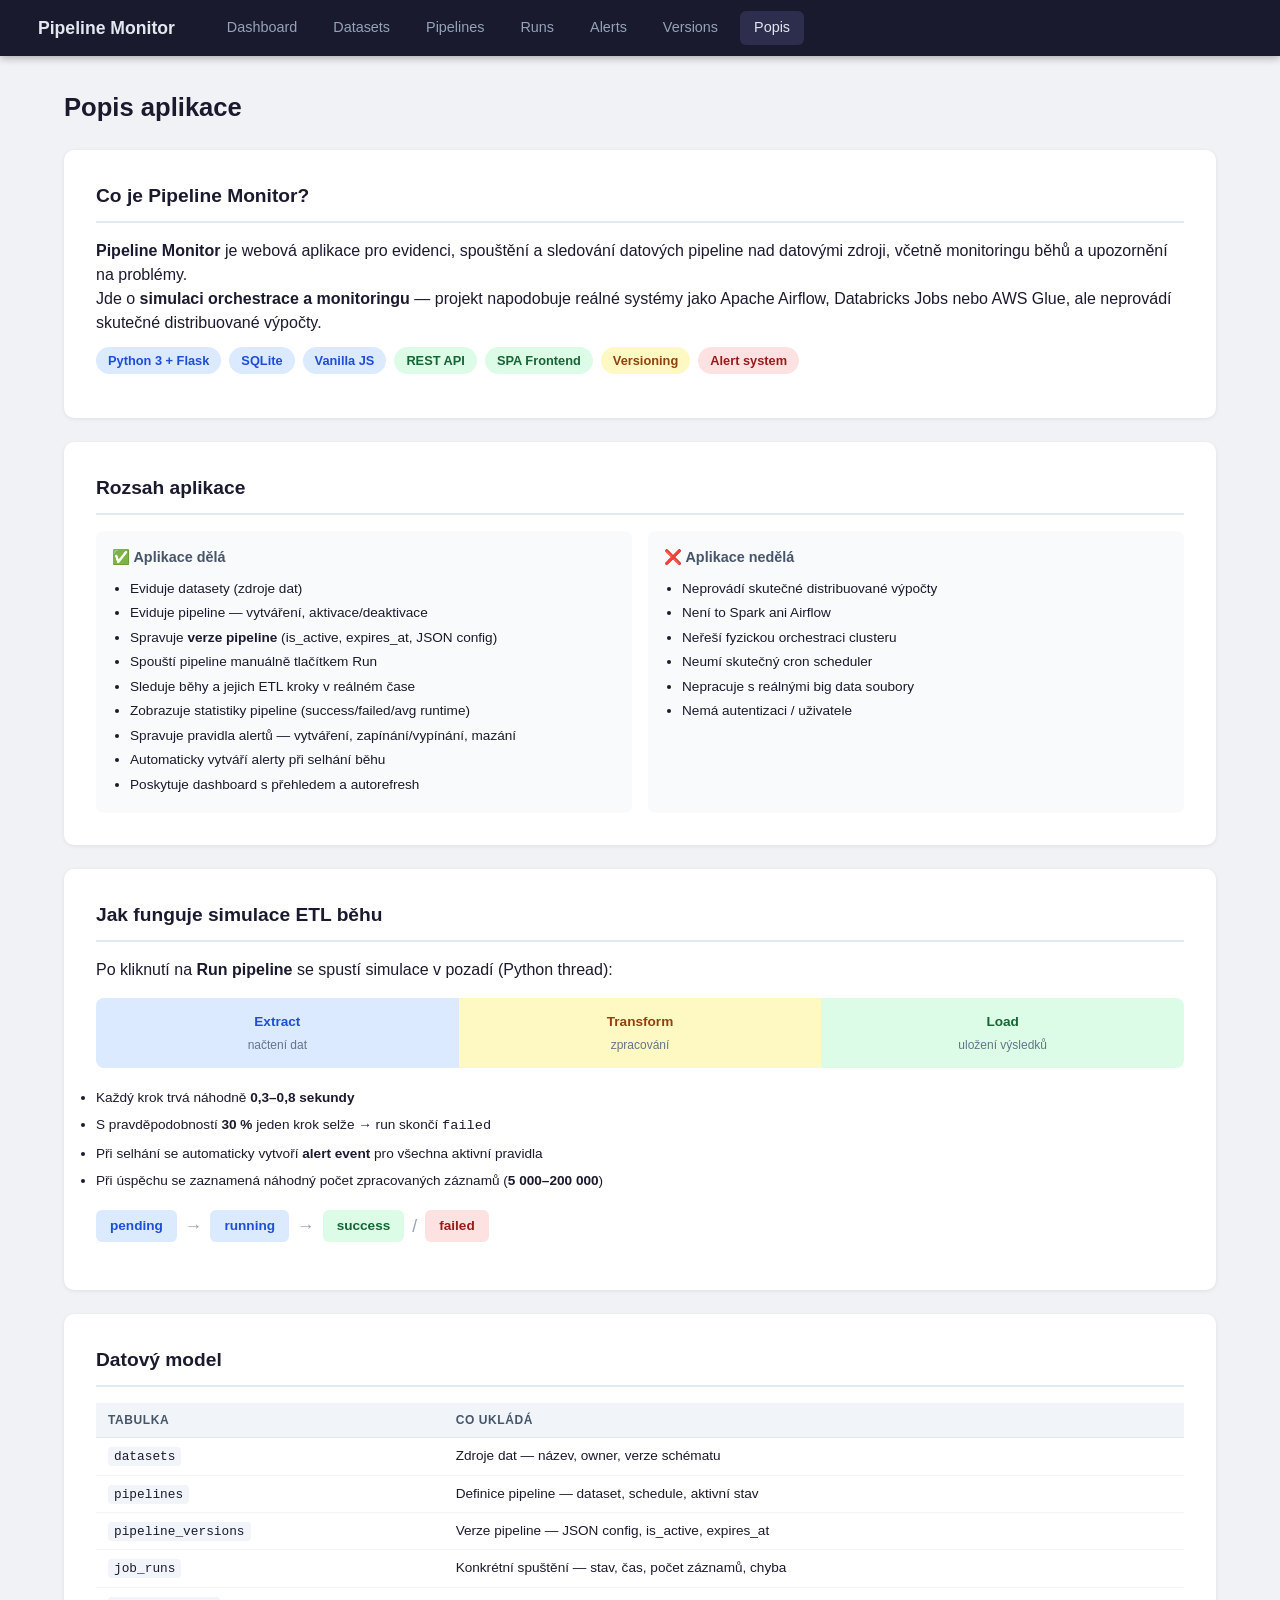
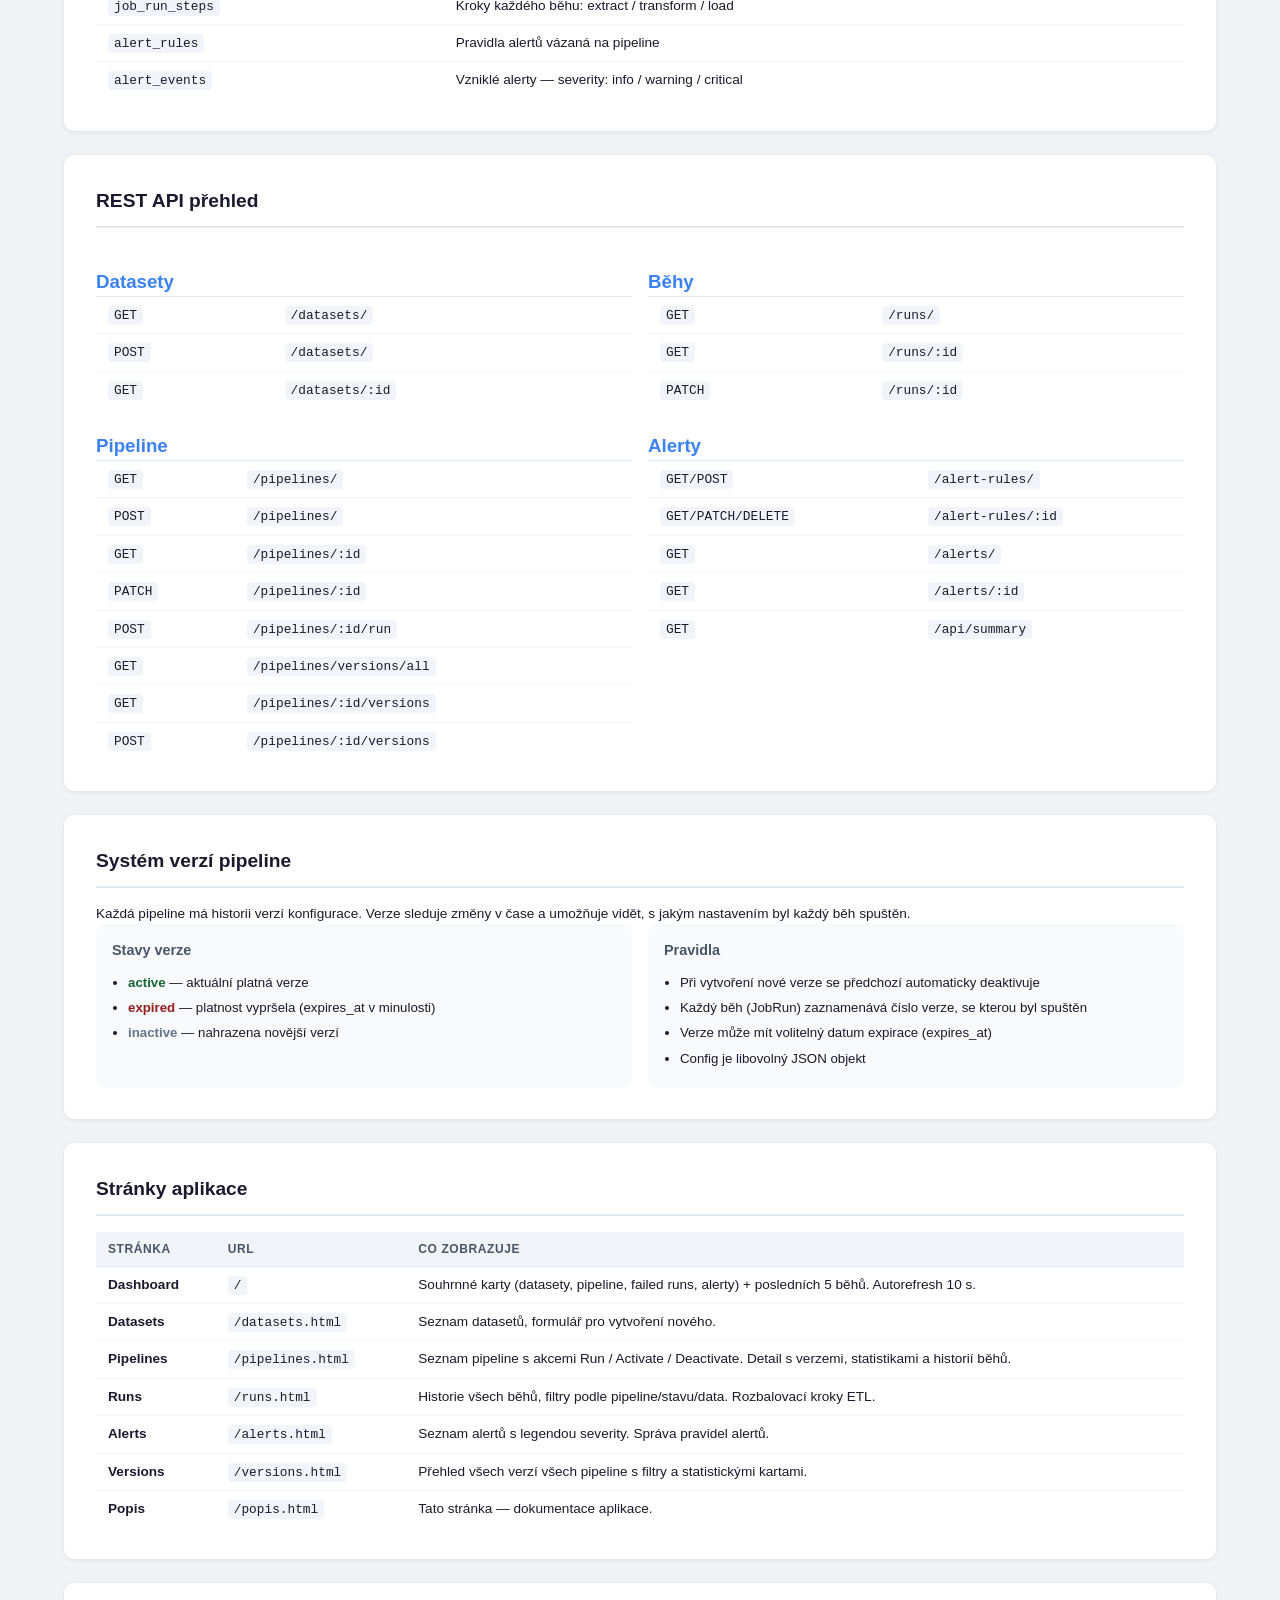
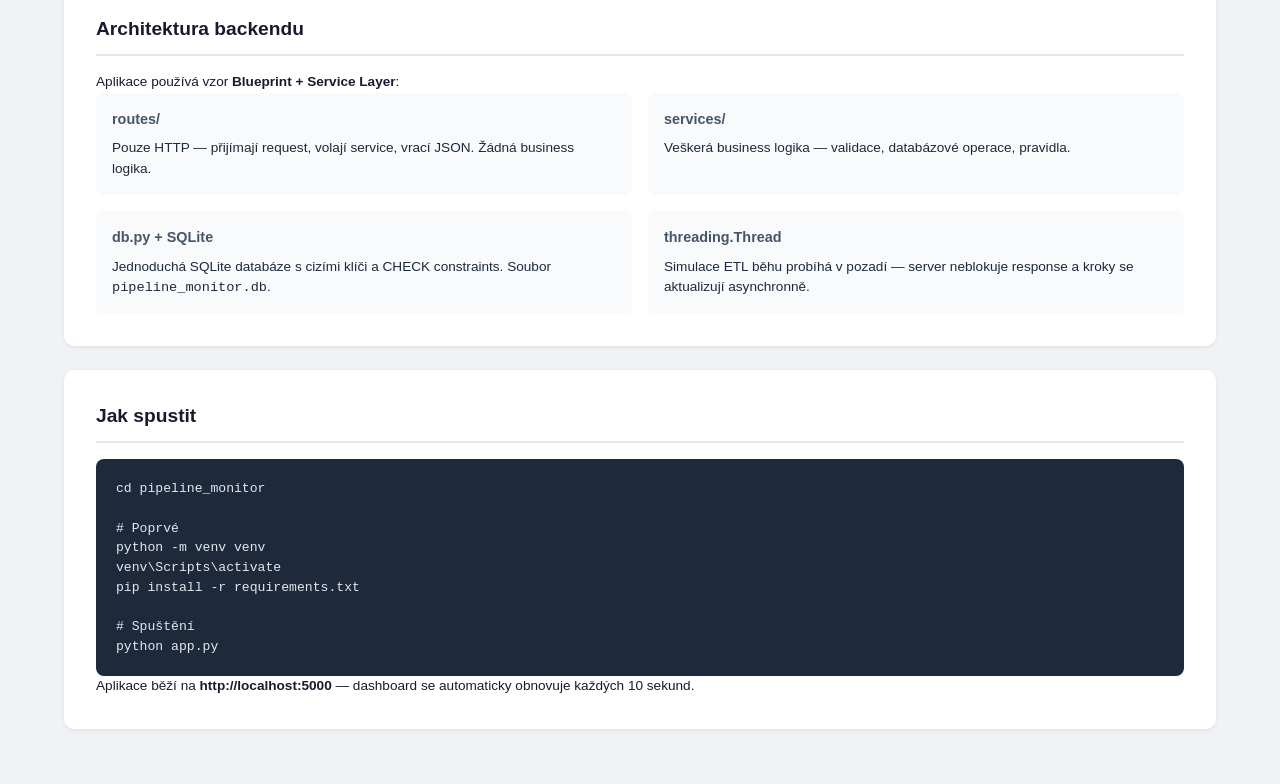
<file: frontend/popis.html>
<!DOCTYPE html>
<html lang="cs">
<head>
<meta charset="UTF-8">
<meta name="viewport" content="width=device-width, initial-scale=1.0">
<title>Pipeline Monitor — Popis</title>
<link rel="stylesheet" href="css/style.css">
<style>
    .popis-section { background:#fff; border-radius:10px; padding:32px; margin-bottom:24px; box-shadow:0 1px 4px rgba(0,0,0,0.08); }
    .popis-section h2 { margin-top:0; border-bottom:2px solid #e2e8f0; padding-bottom:10px; }
    .popis-section h3 { color:#3b82f6; margin-top:24px; }
    .tag-list { display:flex; flex-wrap:wrap; gap:8px; margin:12px 0; }
    .tag { padding:4px 12px; border-radius:20px; font-size:.8rem; font-weight:600; }
    .tag-green  { background:#dcfce7; color:#166534; }
    .tag-blue   { background:#dbeafe; color:#1d4ed8; }
    .tag-yellow { background:#fef9c3; color:#92400e; }
    .tag-red    { background:#fee2e2; color:#991b1b; }
    .two-col { display:grid; grid-template-columns:1fr 1fr; gap:16px; }
    @media(max-width:640px){ .two-col{ grid-template-columns:1fr; } }
    .info-card { background:#f8fafc; border-radius:8px; padding:16px; }
    .info-card h4 { margin:0 0 8px; font-size:.9rem; color:#475569; }
    .info-card p  { margin:0; font-size:.85rem; color:#1e293b; }
    .lifecycle { display:flex; align-items:center; gap:8px; flex-wrap:wrap; margin:16px 0; }
    .lifecycle-step { background:#dbeafe; color:#1d4ed8; padding:6px 14px; border-radius:6px; font-size:.85rem; font-weight:600; }
    .lifecycle-arrow { color:#94a3b8; font-size:1.1rem; }
    table.popis-table { width:100%; border-collapse:collapse; font-size:.85rem; }
    table.popis-table th { background:#f1f5f9; text-align:left; padding:8px 12px; color:#475569; }
    table.popis-table td { padding:8px 12px; border-top:1px solid #e2e8f0; }
    table.popis-table code { background:#f1f5f9; padding:2px 6px; border-radius:4px; font-size:.8rem; }
    .check { color:#16a34a; font-weight:700; }
    .cross { color:#dc2626; font-weight:700; }
    .etl-flow { display:flex; gap:0; margin:16px 0; }
    .etl-step { flex:1; text-align:center; padding:14px 8px; font-weight:600; font-size:.85rem; }
    .etl-extract   { background:#dbeafe; color:#1d4ed8; border-radius:8px 0 0 8px; }
    .etl-transform { background:#fef9c3; color:#92400e; }
    .etl-load      { background:#dcfce7; color:#166534; border-radius:0 8px 8px 0; }
    .etl-step small { display:block; font-weight:400; color:#64748b; font-size:.75rem; margin-top:4px; }
</style>
</head>
<body>
<nav>
    <a class="brand" href="index.html">Pipeline Monitor</a>
    <a href="index.html">Dashboard</a>
    <a href="datasets.html">Datasets</a>
    <a href="pipelines.html">Pipelines</a>
    <a href="runs.html">Runs</a>
    <a href="alerts.html">Alerts</a>
    <a href="versions.html">Versions</a>
    <a href="popis.html">Popis</a>
</nav>

<div class="container">
    <h1>Popis aplikace</h1>

    <!-- Co to je -->
    <div class="popis-section">
        <h2>Co je Pipeline Monitor?</h2>
        <p>
            <strong>Pipeline Monitor</strong> je webová aplikace pro evidenci, spouštění a sledování
            datových pipeline nad datovými zdroji, včetně monitoringu běhů a upozornění na problémy.
        </p>
        <p>
            Jde o <strong>simulaci orchestrace a monitoringu</strong> — projekt napodobuje reálné systémy
            jako Apache Airflow, Databricks Jobs nebo AWS Glue, ale neprovádí skutečné distribuované výpočty.
        </p>
        <div class="tag-list">
            <span class="tag tag-blue">Python 3 + Flask</span>
            <span class="tag tag-blue">SQLite</span>
            <span class="tag tag-blue">Vanilla JS</span>
            <span class="tag tag-green">REST API</span>
            <span class="tag tag-green">SPA Frontend</span>
            <span class="tag tag-yellow">Versioning</span>
            <span class="tag tag-red">Alert system</span>
        </div>
    </div>

    <!-- Co dělá / Co nedělá -->
    <div class="popis-section">
        <h2>Rozsah aplikace</h2>
        <div class="two-col">
            <div class="info-card">
                <h4>✅ Aplikace dělá</h4>
                <ul style="margin:0;padding-left:18px;font-size:.85rem;line-height:1.8">
                    <li>Eviduje datasety (zdroje dat)</li>
                    <li>Eviduje pipeline — vytváření, aktivace/deaktivace</li>
                    <li>Spravuje <strong>verze pipeline</strong> (is_active, expires_at, JSON config)</li>
                    <li>Spouští pipeline manuálně tlačítkem Run</li>
                    <li>Sleduje běhy a jejich ETL kroky v reálném čase</li>
                    <li>Zobrazuje statistiky pipeline (success/failed/avg runtime)</li>
                    <li>Spravuje pravidla alertů — vytváření, zapínání/vypínání, mazání</li>
                    <li>Automaticky vytváří alerty při selhání běhu</li>
                    <li>Poskytuje dashboard s přehledem a autorefresh</li>
                </ul>
            </div>
            <div class="info-card">
                <h4>❌ Aplikace nedělá</h4>
                <ul style="margin:0;padding-left:18px;font-size:.85rem;line-height:1.8">
                    <li>Neprovádí skutečné distribuované výpočty</li>
                    <li>Není to Spark ani Airflow</li>
                    <li>Neřeší fyzickou orchestraci clusteru</li>
                    <li>Neumí skutečný cron scheduler</li>
                    <li>Nepracuje s reálnými big data soubory</li>
                    <li>Nemá autentizaci / uživatele</li>
                </ul>
            </div>
        </div>
    </div>

    <!-- ETL simulace -->
    <div class="popis-section">
        <h2>Jak funguje simulace ETL běhu</h2>
        <p>Po kliknutí na <strong>Run pipeline</strong> se spustí simulace v pozadí (Python thread):</p>

        <div class="etl-flow">
            <div class="etl-step etl-extract">Extract<small>načtení dat</small></div>
            <div class="etl-step etl-transform">Transform<small>zpracování</small></div>
            <div class="etl-step etl-load">Load<small>uložení výsledků</small></div>
        </div>

        <ul style="font-size:.85rem;line-height:2">
            <li>Každý krok trvá náhodně <strong>0,3–0,8 sekundy</strong></li>
            <li>S pravděpodobností <strong>30 %</strong> jeden krok selže → run skončí <code>failed</code></li>
            <li>Při selhání se automaticky vytvoří <strong>alert event</strong> pro všechna aktivní pravidla</li>
            <li>Při úspěchu se zaznamená náhodný počet zpracovaných záznamů (<strong>5 000–200 000</strong>)</li>
        </ul>

        <div class="lifecycle">
            <span class="lifecycle-step">pending</span>
            <span class="lifecycle-arrow">→</span>
            <span class="lifecycle-step">running</span>
            <span class="lifecycle-arrow">→</span>
            <span class="lifecycle-step" style="background:#dcfce7;color:#166534">success</span>
            <span class="lifecycle-arrow">/</span>
            <span class="lifecycle-step" style="background:#fee2e2;color:#991b1b">failed</span>
        </div>
    </div>

    <!-- Databáze -->
    <div class="popis-section">
        <h2>Datový model</h2>
        <table class="popis-table">
            <thead><tr><th>Tabulka</th><th>Co ukládá</th></tr></thead>
            <tbody>
                <tr><td><code>datasets</code></td><td>Zdroje dat — název, owner, verze schématu</td></tr>
                <tr><td><code>pipelines</code></td><td>Definice pipeline — dataset, schedule, aktivní stav</td></tr>
                <tr><td><code>pipeline_versions</code></td><td>Verze pipeline — JSON config, is_active, expires_at</td></tr>
                <tr><td><code>job_runs</code></td><td>Konkrétní spuštění — stav, čas, počet záznamů, chyba</td></tr>
                <tr><td><code>job_run_steps</code></td><td>Kroky každého běhu: extract / transform / load</td></tr>
                <tr><td><code>alert_rules</code></td><td>Pravidla alertů vázaná na pipeline</td></tr>
                <tr><td><code>alert_events</code></td><td>Vzniklé alerty — severity: info / warning / critical</td></tr>
            </tbody>
        </table>
    </div>

    <!-- API -->
    <div class="popis-section">
        <h2>REST API přehled</h2>
        <div class="two-col">
            <div>
                <h3>Datasety</h3>
                <table class="popis-table">
                    <tr><td><code>GET</code></td><td><code>/datasets/</code></td></tr>
                    <tr><td><code>POST</code></td><td><code>/datasets/</code></td></tr>
                    <tr><td><code>GET</code></td><td><code>/datasets/:id</code></td></tr>
                </table>
                <h3>Pipeline</h3>
                <table class="popis-table">
                    <tr><td><code>GET</code></td><td><code>/pipelines/</code></td></tr>
                    <tr><td><code>POST</code></td><td><code>/pipelines/</code></td></tr>
                    <tr><td><code>GET</code></td><td><code>/pipelines/:id</code></td></tr>
                    <tr><td><code>PATCH</code></td><td><code>/pipelines/:id</code></td></tr>
                    <tr><td><code>POST</code></td><td><code>/pipelines/:id/run</code></td></tr>
                    <tr><td><code>GET</code></td><td><code>/pipelines/versions/all</code></td></tr>
                    <tr><td><code>GET</code></td><td><code>/pipelines/:id/versions</code></td></tr>
                    <tr><td><code>POST</code></td><td><code>/pipelines/:id/versions</code></td></tr>
                </table>
            </div>
            <div>
                <h3>Běhy</h3>
                <table class="popis-table">
                    <tr><td><code>GET</code></td><td><code>/runs/</code></td></tr>
                    <tr><td><code>GET</code></td><td><code>/runs/:id</code></td></tr>
                    <tr><td><code>PATCH</code></td><td><code>/runs/:id</code></td></tr>
                </table>
                <h3>Alerty</h3>
                <table class="popis-table">
                    <tr><td><code>GET/POST</code></td><td><code>/alert-rules/</code></td></tr>
                    <tr><td><code>GET/PATCH/DELETE</code></td><td><code>/alert-rules/:id</code></td></tr>
                    <tr><td><code>GET</code></td><td><code>/alerts/</code></td></tr>
                    <tr><td><code>GET</code></td><td><code>/alerts/:id</code></td></tr>
                    <tr><td><code>GET</code></td><td><code>/api/summary</code></td></tr>
                </table>
            </div>
        </div>
    </div>

    <!-- Systém verzí -->
    <div class="popis-section">
        <h2>Systém verzí pipeline</h2>
        <p style="font-size:.85rem">Každá pipeline má historii verzí konfigurace. Verze sleduje změny v čase a umožňuje vidět, s jakým nastavením byl každý běh spuštěn.</p>
        <div class="two-col">
            <div class="info-card">
                <h4>Stavy verze</h4>
                <ul style="margin:0;padding-left:16px;font-size:.83rem;line-height:1.9">
                    <li><strong style="color:#166534">active</strong> — aktuální platná verze</li>
                    <li><strong style="color:#991b1b">expired</strong> — platnost vypršela (expires_at v minulosti)</li>
                    <li><strong style="color:#64748b">inactive</strong> — nahrazena novější verzí</li>
                </ul>
            </div>
            <div class="info-card">
                <h4>Pravidla</h4>
                <ul style="margin:0;padding-left:16px;font-size:.83rem;line-height:1.9">
                    <li>Při vytvoření nové verze se předchozí automaticky deaktivuje</li>
                    <li>Každý běh (JobRun) zaznamenává číslo verze, se kterou byl spuštěn</li>
                    <li>Verze může mít volitelný datum expirace (expires_at)</li>
                    <li>Config je libovolný JSON objekt</li>
                </ul>
            </div>
        </div>
    </div>

    <!-- Stránky aplikace -->
    <div class="popis-section">
        <h2>Stránky aplikace</h2>
        <table class="popis-table">
            <thead><tr><th>Stránka</th><th>URL</th><th>Co zobrazuje</th></tr></thead>
            <tbody>
                <tr><td><strong>Dashboard</strong></td><td><code>/</code></td><td>Souhrnné karty (datasety, pipeline, failed runs, alerty) + posledních 5 běhů. Autorefresh 10 s.</td></tr>
                <tr><td><strong>Datasets</strong></td><td><code>/datasets.html</code></td><td>Seznam datasetů, formulář pro vytvoření nového.</td></tr>
                <tr><td><strong>Pipelines</strong></td><td><code>/pipelines.html</code></td><td>Seznam pipeline s akcemi Run / Activate / Deactivate. Detail s verzemi, statistikami a historií běhů.</td></tr>
                <tr><td><strong>Runs</strong></td><td><code>/runs.html</code></td><td>Historie všech běhů, filtry podle pipeline/stavu/data. Rozbalovací kroky ETL.</td></tr>
                <tr><td><strong>Alerts</strong></td><td><code>/alerts.html</code></td><td>Seznam alertů s legendou severity. Správa pravidel alertů.</td></tr>
                <tr><td><strong>Versions</strong></td><td><code>/versions.html</code></td><td>Přehled všech verzí všech pipeline s filtry a statistickými kartami.</td></tr>
                <tr><td><strong>Popis</strong></td><td><code>/popis.html</code></td><td>Tato stránka — dokumentace aplikace.</td></tr>
            </tbody>
        </table>
    </div>

    <!-- Architektura -->
    <div class="popis-section">
        <h2>Architektura backendu</h2>
        <p style="font-size:.85rem">Aplikace používá vzor <strong>Blueprint + Service Layer</strong>:</p>
        <div class="two-col">
            <div class="info-card">
                <h4>routes/</h4>
                <p>Pouze HTTP — přijímají request, volají service, vrací JSON. Žádná business logika.</p>
            </div>
            <div class="info-card">
                <h4>services/</h4>
                <p>Veškerá business logika — validace, databázové operace, pravidla.</p>
            </div>
            <div class="info-card">
                <h4>db.py + SQLite</h4>
                <p>Jednoduchá SQLite databáze s cizími klíči a CHECK constraints. Soubor <code>pipeline_monitor.db</code>.</p>
            </div>
            <div class="info-card">
                <h4>threading.Thread</h4>
                <p>Simulace ETL běhu probíhá v pozadí — server neblokuje response a kroky se aktualizují asynchronně.</p>
            </div>
        </div>
    </div>

    <!-- Jak spustit -->
    <div class="popis-section">
        <h2>Jak spustit</h2>
        <pre style="background:#1e293b;color:#e2e8f0;padding:20px;border-radius:8px;font-size:.82rem;overflow-x:auto">cd pipeline_monitor

# Poprvé
python -m venv venv
venv\Scripts\activate
pip install -r requirements.txt

# Spuštění
python app.py</pre>
        <p style="font-size:.85rem">Aplikace běží na <strong>http://localhost:5000</strong> — dashboard se automaticky obnovuje každých 10 sekund.</p>
    </div>
</div>

<script src="js/api.js"></script>
<script>navActive();</script>
</body>
</html>
</file>
<file: frontend/css/style.css>
*, *::before, *::after { box-sizing: border-box; margin: 0; padding: 0; }

body {
    font-family: -apple-system, BlinkMacSystemFont, 'Segoe UI', Roboto, sans-serif;
    background: #f0f2f5;
    color: #1a1a2e;
    line-height: 1.5;
}

/* Navigation */
nav {
    background: #1a1a2e;
    padding: 0 24px;
    display: flex;
    align-items: center;
    gap: 8px;
    height: 56px;
    position: sticky;
    top: 0;
    z-index: 100;
    box-shadow: 0 2px 8px rgba(0,0,0,0.3);
}
nav .brand {
    font-weight: 700;
    font-size: 1.1rem;
    color: #e2e8f0;
    text-decoration: none;
    margin-right: 16px;
}
nav a {
    color: #94a3b8;
    text-decoration: none;
    padding: 6px 14px;
    border-radius: 6px;
    font-size: 0.9rem;
    transition: background 0.15s, color 0.15s;
}
nav a:hover, nav a.active {
    background: #2d2d4e;
    color: #e2e8f0;
}

/* Layout */
.container {
    max-width: 1200px;
    margin: 0 auto;
    padding: 32px 24px;
}

h1 { font-size: 1.6rem; font-weight: 700; margin-bottom: 24px; }
h2 { font-size: 1.2rem; font-weight: 600; margin-bottom: 16px; }

/* Summary cards */
.cards {
    display: grid;
    grid-template-columns: repeat(auto-fill, minmax(180px, 1fr));
    gap: 16px;
    margin-bottom: 32px;
}
.card {
    background: #fff;
    border-radius: 10px;
    padding: 20px;
    box-shadow: 0 1px 4px rgba(0,0,0,0.08);
}
.card .label {
    font-size: 0.8rem;
    color: #64748b;
    text-transform: uppercase;
    letter-spacing: 0.05em;
    margin-bottom: 8px;
}
.card .value {
    font-size: 2rem;
    font-weight: 700;
    color: #1a1a2e;
}
.card.danger .value { color: #dc2626; }
.card.warn   .value { color: #d97706; }
.card.ok     .value { color: #16a34a; }

/* Tables */
.table-wrap {
    background: #fff;
    border-radius: 10px;
    box-shadow: 0 1px 4px rgba(0,0,0,0.08);
    overflow: hidden;
    margin-bottom: 32px;
}
table {
    width: 100%;
    border-collapse: collapse;
    font-size: 0.9rem;
}
th {
    background: #f8fafc;
    padding: 12px 16px;
    text-align: left;
    font-size: 0.75rem;
    text-transform: uppercase;
    letter-spacing: 0.05em;
    color: #64748b;
    border-bottom: 1px solid #e2e8f0;
}
td {
    padding: 12px 16px;
    border-bottom: 1px solid #f1f5f9;
    vertical-align: top;
}
tr:last-child td { border-bottom: none; }
tr:hover td { background: #f8fafc; }

/* Status badges */
.badge {
    display: inline-block;
    padding: 2px 10px;
    border-radius: 999px;
    font-size: 0.75rem;
    font-weight: 600;
    text-transform: uppercase;
    letter-spacing: 0.03em;
}
.badge-success  { background: #dcfce7; color: #16a34a; }
.badge-failed   { background: #fee2e2; color: #dc2626; }
.badge-running  { background: #fef9c3; color: #ca8a04; }
.badge-pending  { background: #f1f5f9; color: #64748b; }
.badge-open     { background: #fee2e2; color: #dc2626; }
.badge-resolved { background: #dcfce7; color: #16a34a; }
.badge-active   { background: #dbeafe; color: #1d4ed8; }
.badge-inactive { background: #f1f5f9; color: #64748b; }
.badge-warning  { background: #fef3c7; color: #d97706; }
.badge-critical { background: #fee2e2; color: #dc2626; }
.badge-info     { background: #dbeafe; color: #1d4ed8; }

/* Buttons */
.btn {
    display: inline-block;
    padding: 6px 14px;
    border-radius: 6px;
    font-size: 0.85rem;
    font-weight: 500;
    cursor: pointer;
    border: none;
    transition: opacity 0.15s;
    text-decoration: none;
}
.btn:hover { opacity: 0.85; }
.btn-primary { background: #3b82f6; color: #fff; }
.btn-success { background: #16a34a; color: #fff; }
.btn-danger  { background: #dc2626; color: #fff; }
.btn-sm { padding: 4px 10px; font-size: 0.8rem; }

/* Filters */
.filters {
    display: flex;
    gap: 12px;
    flex-wrap: wrap;
    margin-bottom: 20px;
    align-items: flex-end;
}
.filters label { font-size: 0.8rem; color: #64748b; display: block; margin-bottom: 4px; }
.filters select, .filters input {
    padding: 7px 10px;
    border: 1px solid #cbd5e1;
    border-radius: 6px;
    font-size: 0.85rem;
    background: #fff;
}

/* Steps list */
.steps { margin-top: 8px; }
.step {
    display: flex;
    align-items: center;
    gap: 8px;
    font-size: 0.82rem;
    padding: 3px 0;
}
.step .step-name { width: 90px; color: #334155; }

/* State messages */
.state-msg {
    text-align: center;
    padding: 48px;
    color: #94a3b8;
    font-size: 0.95rem;
}
.state-msg.error { color: #dc2626; }

/* Details panel */
.detail-row { display: flex; gap: 6px; align-items: baseline; padding: 4px 0; font-size: 0.85rem; }
.detail-row .key { color: #64748b; min-width: 140px; }

/* Expandable */
.expand-btn {
    background: none;
    border: none;
    cursor: pointer;
    color: #3b82f6;
    font-size: 0.82rem;
    padding: 0;
    text-decoration: underline;
}
.details-panel {
    background: #f8fafc;
    border-top: 1px solid #e2e8f0;
    padding: 16px;
    display: none;
}
.details-panel.open { display: block; }
</file>
